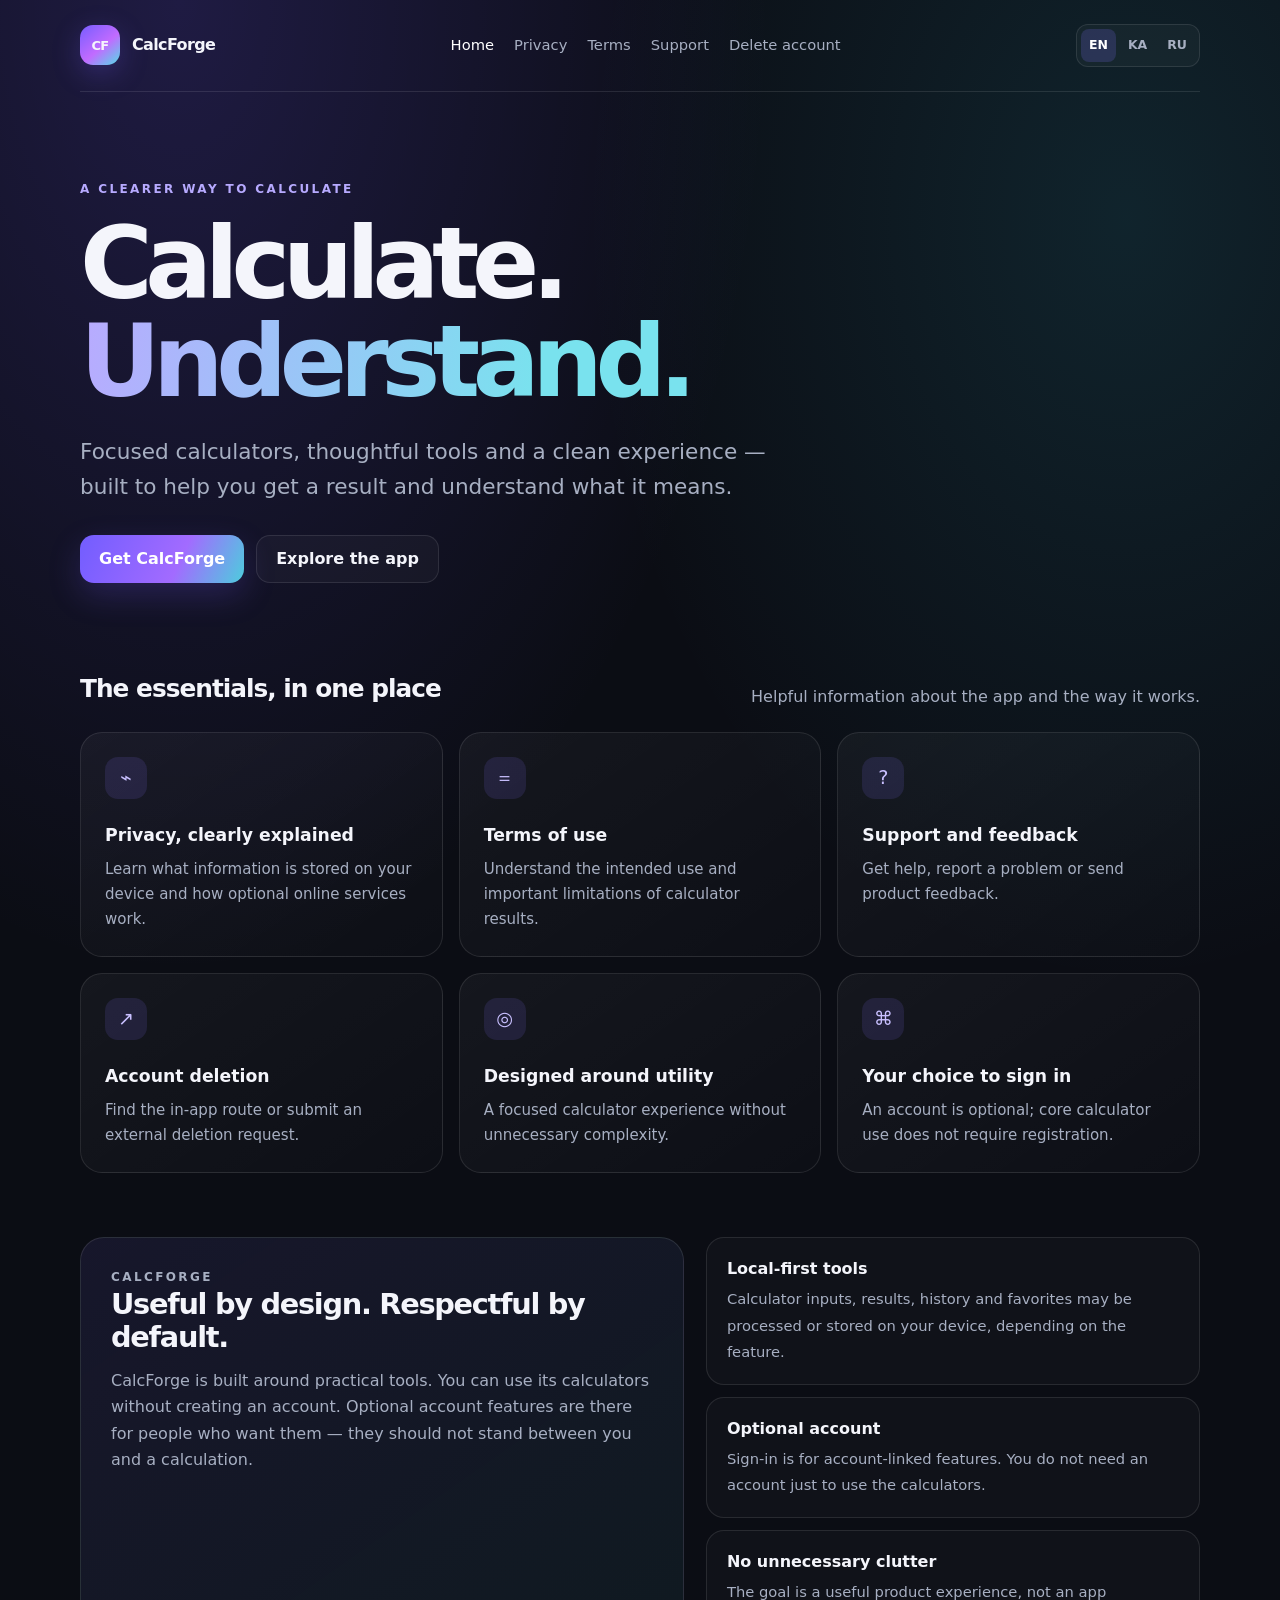
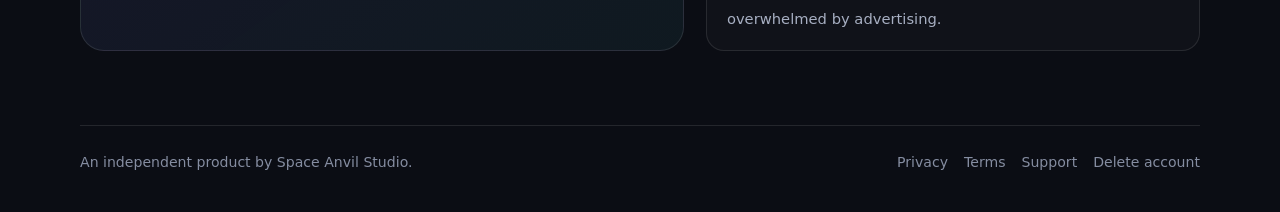
<file: index.html>
<!doctype html><html lang="en"><head><meta charset="utf-8"><meta name="viewport" content="width=device-width,initial-scale=1"><meta name="robots" content="noindex,nofollow"><meta name="description" content="CalcForge — focused calculators and practical tools. Calculate. Understand."><meta name="theme-color" content="#0b0d14"><title>CalcForge — Calculate. Understand.</title><link rel="stylesheet" href="/styles.css"><link rel="canonical" href="https://spaceanvilstudio-hub.github.io/"><meta property="og:title" content="CalcForge — Calculate. Understand."><meta property="og:description" content="Focused calculators and practical tools."><meta property="og:type" content="website"></head><body><div class="wrap" id="app"><p>Loading CalcForge…</p></div><script src="/site.js" defer></script></body></html>
</file>
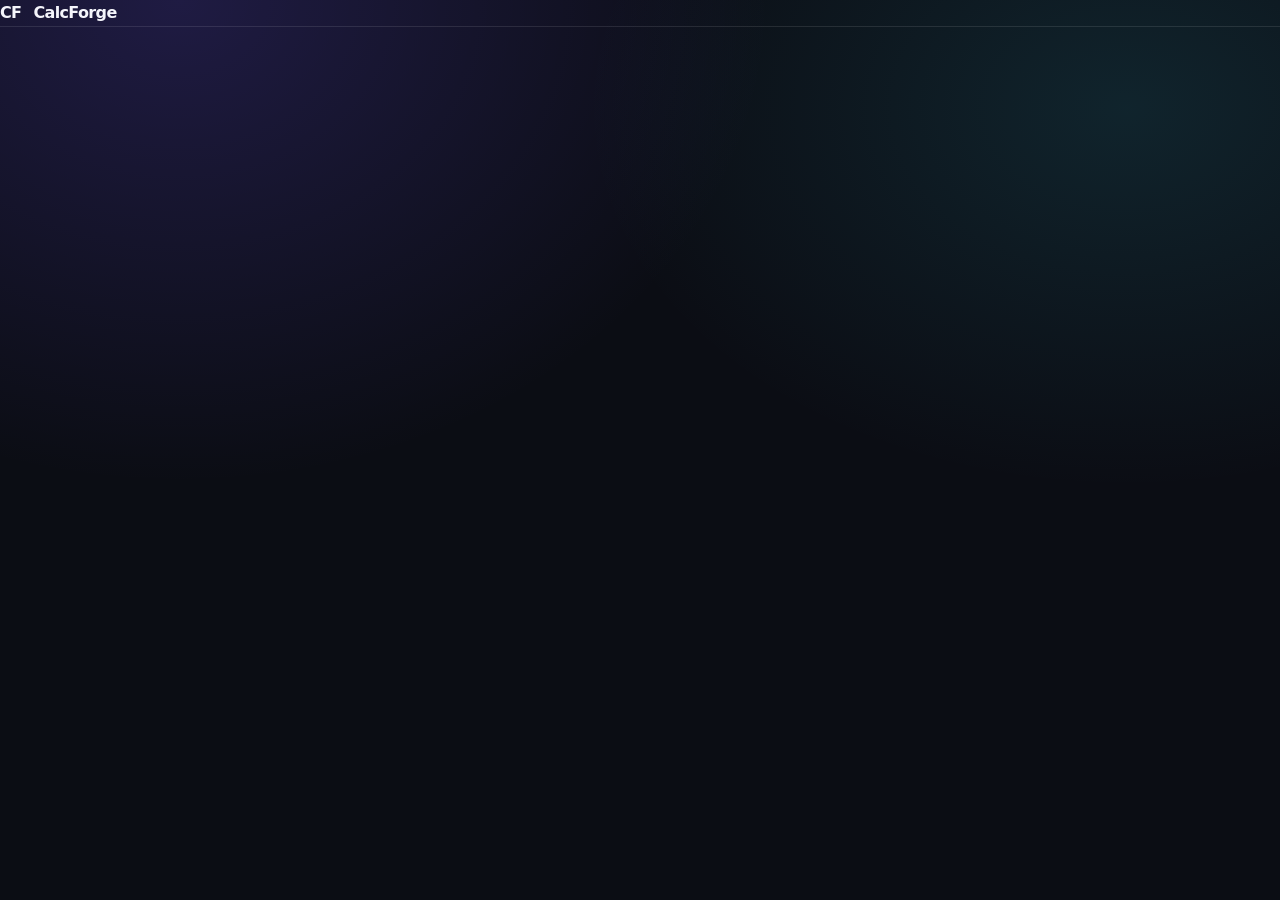
<file: account-deletion/index.html>
<!doctype html><html lang="en"><head><meta charset="utf-8"><meta name="viewport" content="width=device-width,initial-scale=1"><meta name="robots" content="noindex,nofollow"><meta name="description" content="CalcForge official information, privacy, support and account deletion"><title>CalcForge — Calculate with confidence</title><link rel="stylesheet" href="../styles.css"></head><body><header class="header"><a class="brand" id="brand" href="/"><span class="mark">CF</span>CalcForge</a><nav class="nav" id="nav"></nav><div class="langs" id="langs"></div></header><main class="wrap" id="content"></main><footer class="footer" id="footer"></footer><script src="../site.js"></script></body></html>
</file>
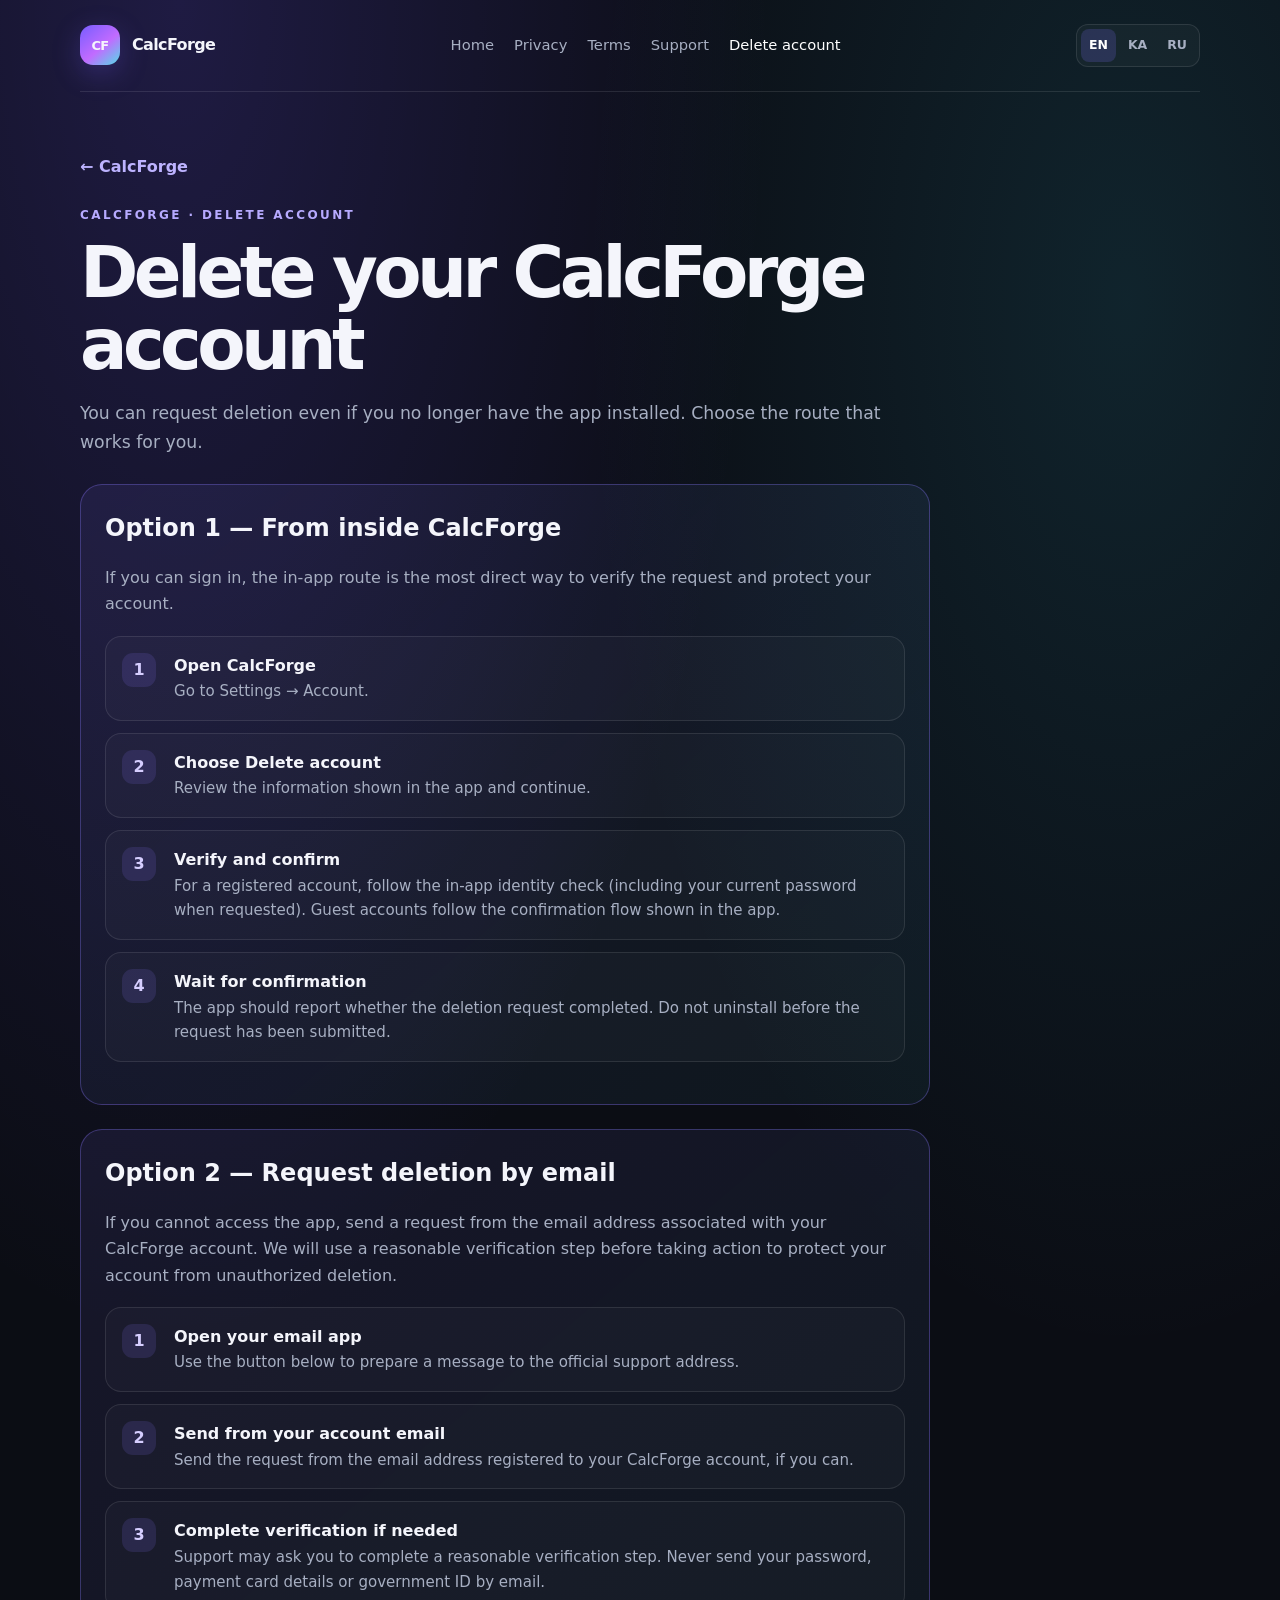
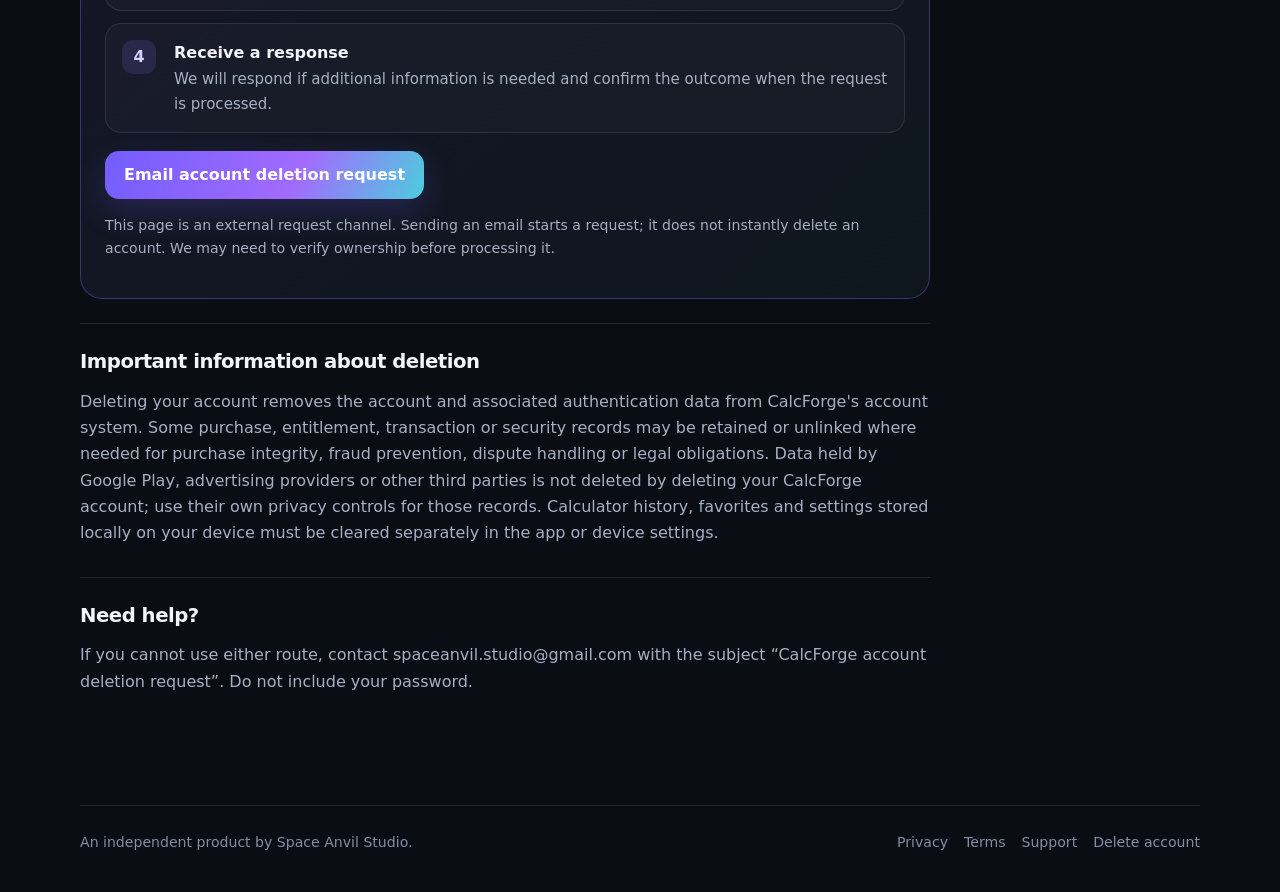
<file: delete-account/index.html>
<!doctype html><html lang="en"><head><meta charset="utf-8"><meta name="viewport" content="width=device-width,initial-scale=1"><meta name="robots" content="noindex,nofollow"><meta name="description" content="Request deletion of your CalcForge account in the app or by email."><meta name="theme-color" content="#0b0d14"><title>Delete CalcForge Account</title><link rel="stylesheet" href="/styles.css"><link rel="canonical" href="https://spaceanvilstudio-hub.github.io/delete-account/"></head><body><div class="wrap" id="app"><p>Loading…</p></div><script src="/site.js" defer></script></body></html>
</file>
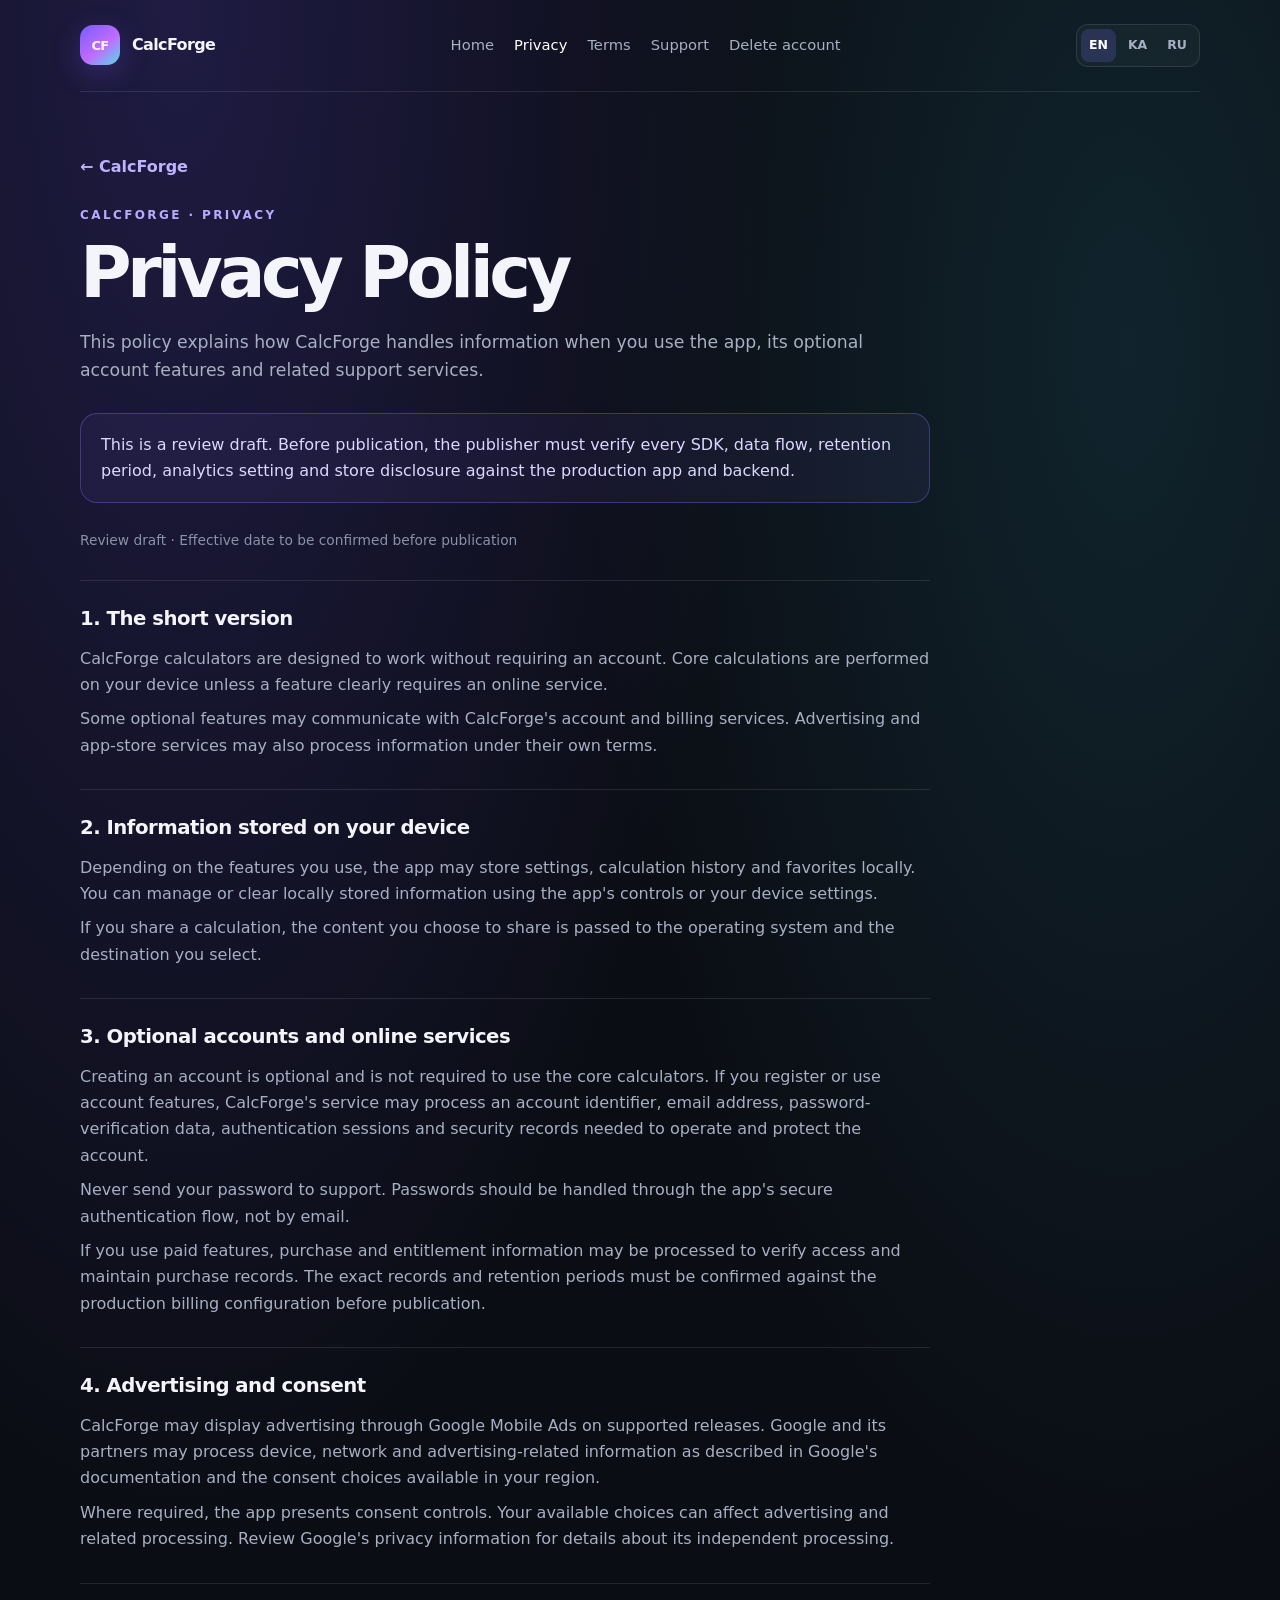
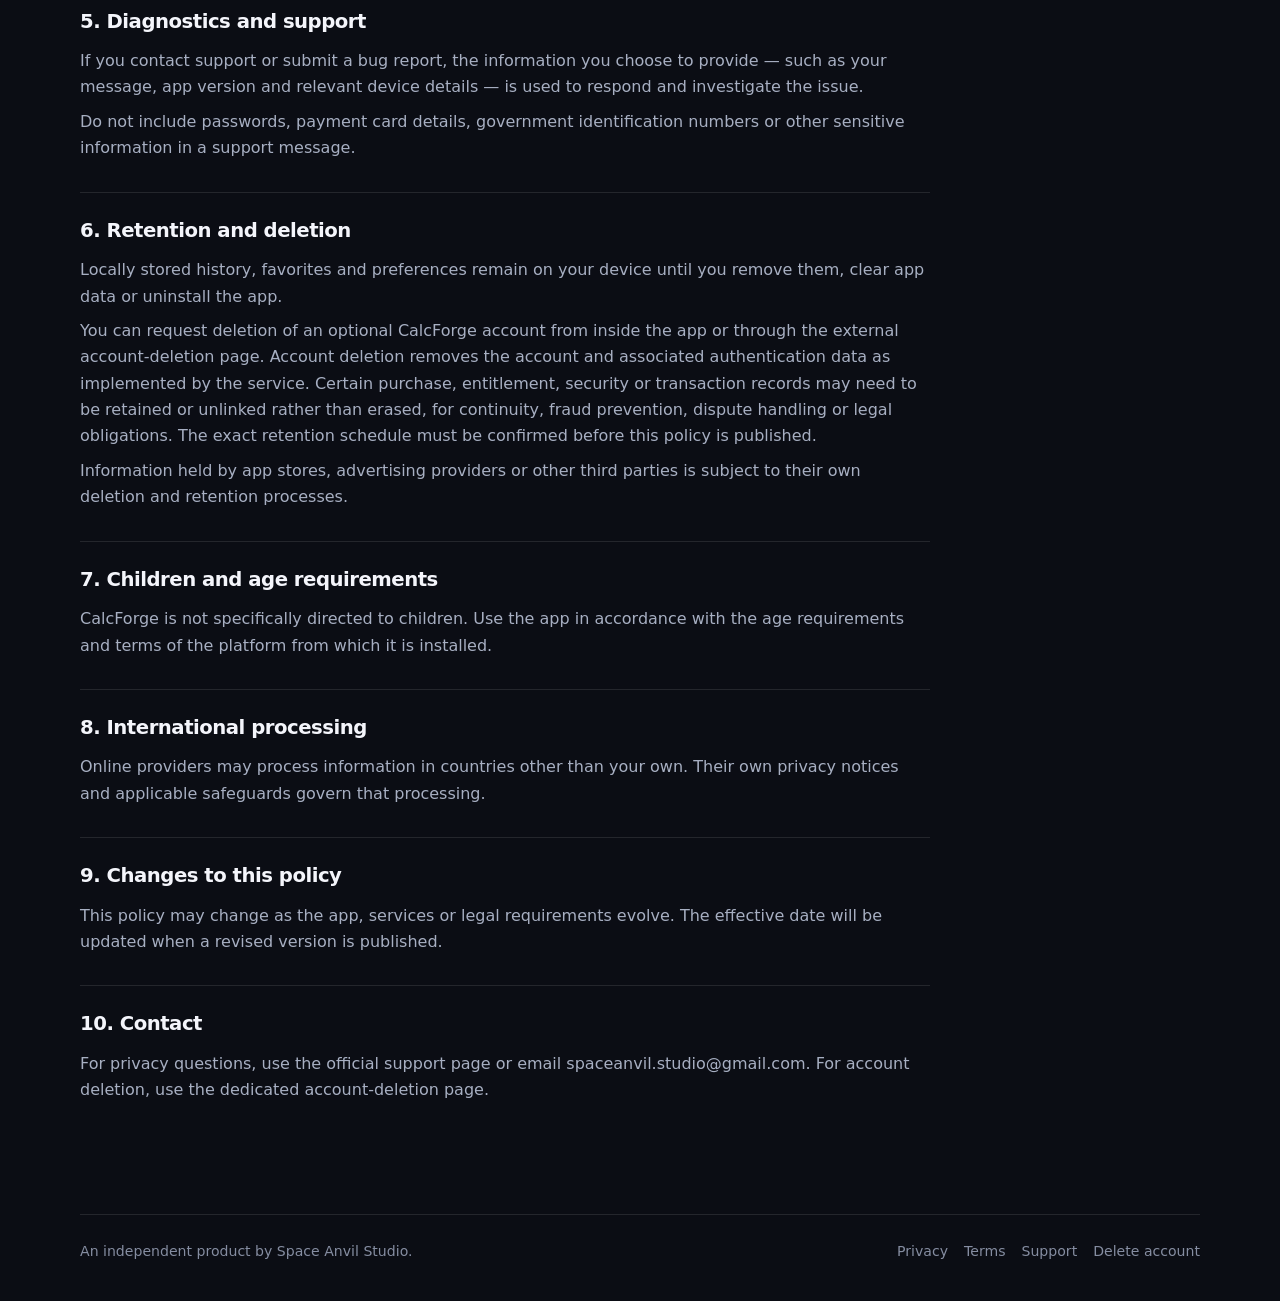
<file: privacy/index.html>
<!doctype html><html lang="en"><head><meta charset="utf-8"><meta name="viewport" content="width=device-width,initial-scale=1"><meta name="robots" content="noindex,nofollow"><meta name="description" content="CalcForge Privacy Policy — how information is handled."><meta name="theme-color" content="#0b0d14"><title>Privacy Policy — CalcForge</title><link rel="stylesheet" href="/styles.css"><link rel="canonical" href="https://spaceanvilstudio-hub.github.io/privacy/"></head><body><div class="wrap" id="app"><p>Loading…</p></div><script src="/site.js" defer></script></body></html>
</file>
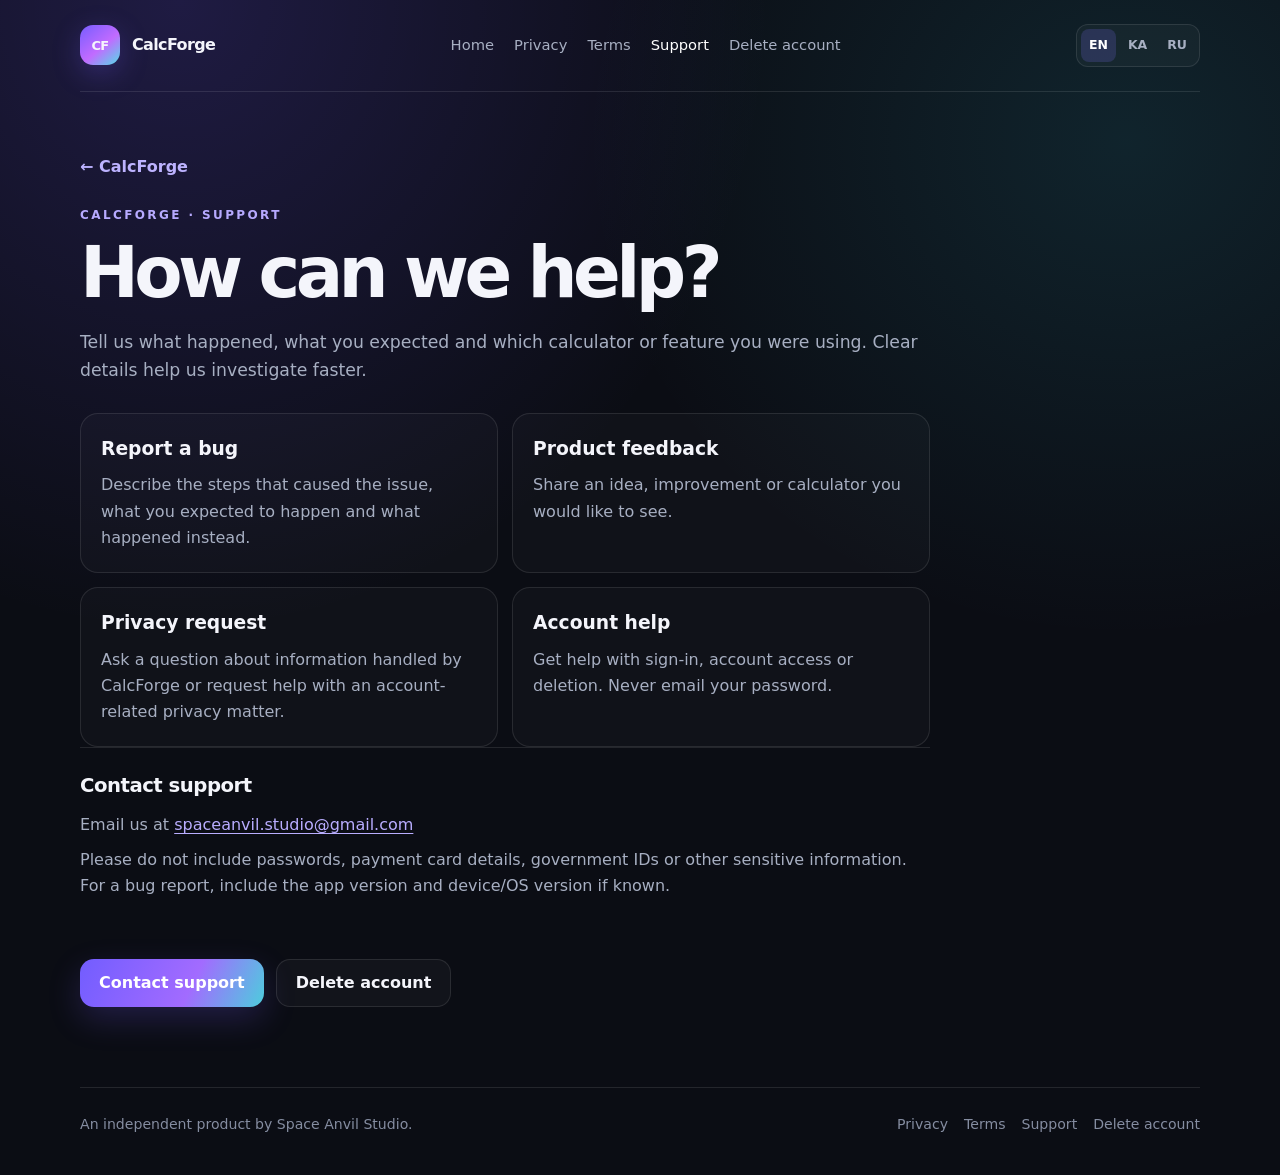
<file: support/index.html>
<!doctype html><html lang="en"><head><meta charset="utf-8"><meta name="viewport" content="width=device-width,initial-scale=1"><meta name="robots" content="noindex,nofollow"><meta name="description" content="Contact CalcForge support, report bugs and send feedback."><meta name="theme-color" content="#0b0d14"><title>Support — CalcForge</title><link rel="stylesheet" href="/styles.css"><link rel="canonical" href="https://spaceanvilstudio-hub.github.io/support/"></head><body><div class="wrap" id="app"><p>Loading…</p></div><script src="/site.js" defer></script></body></html>
</file>
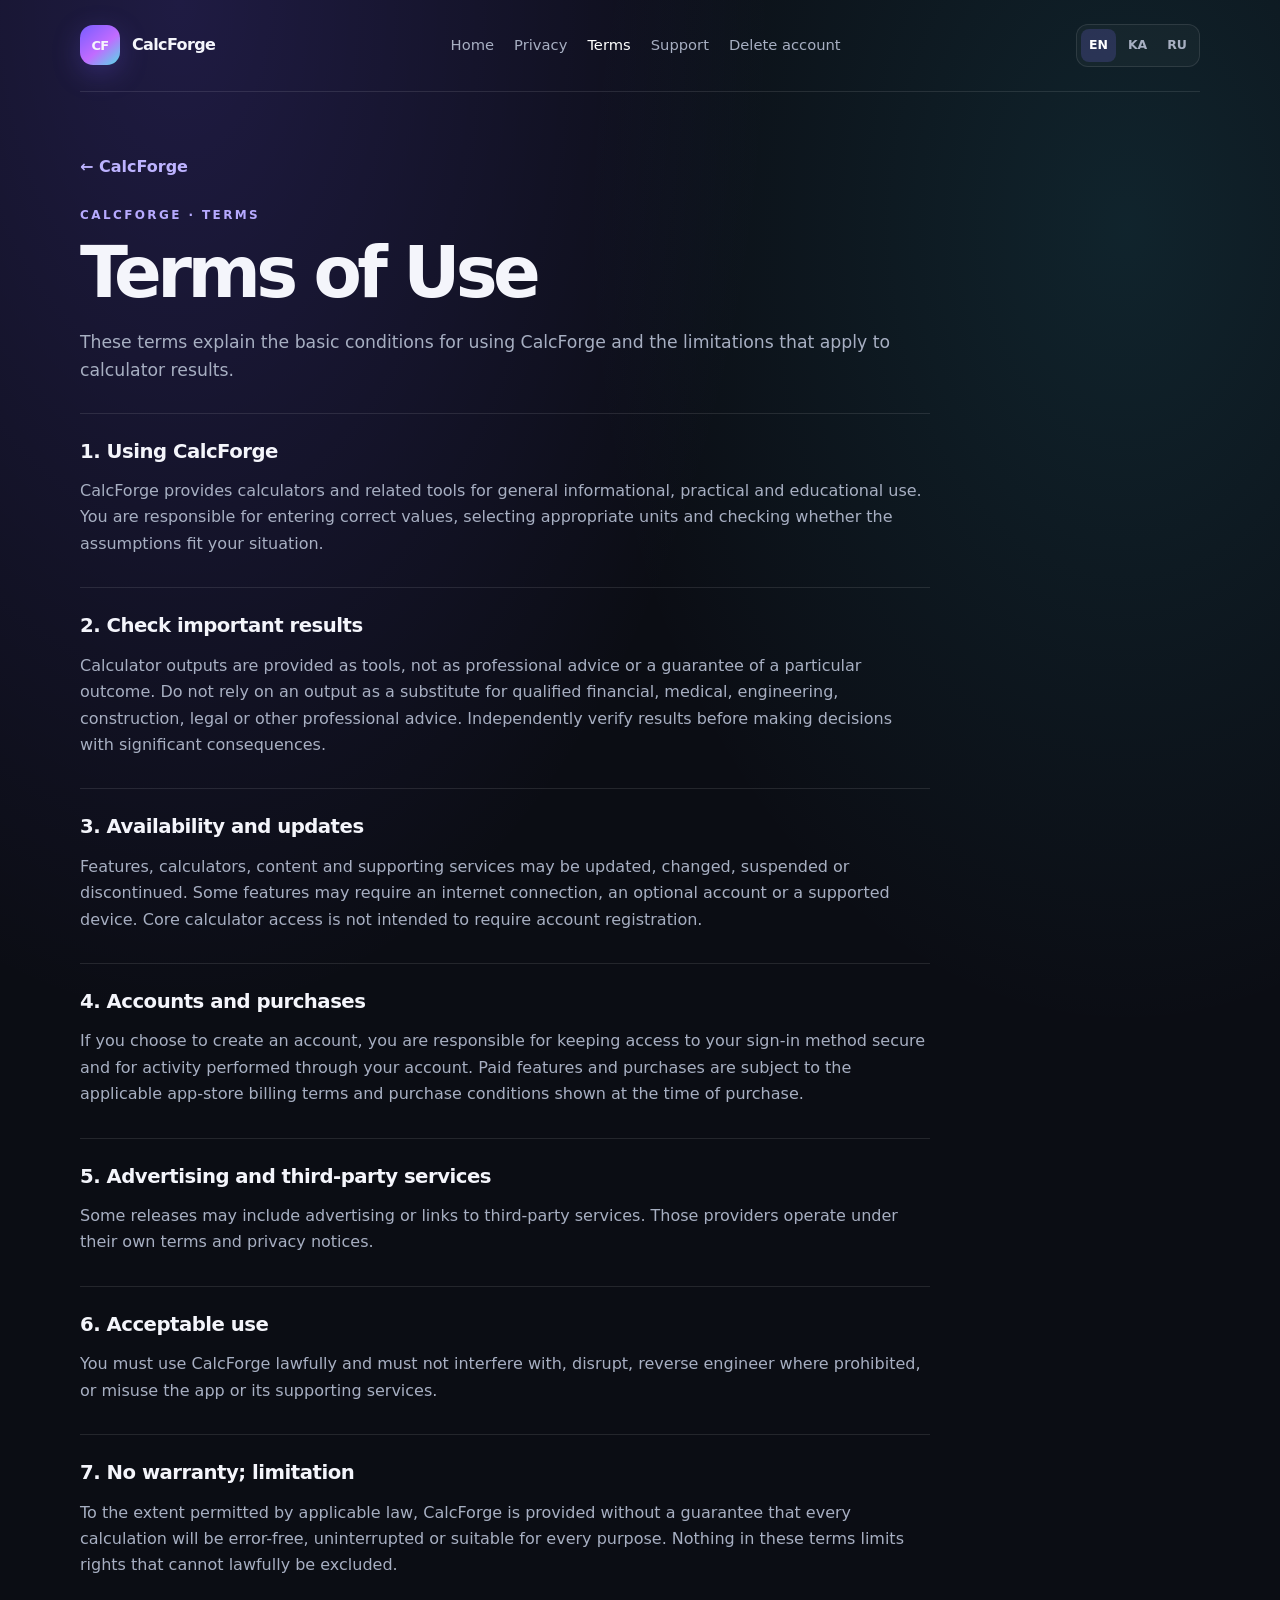
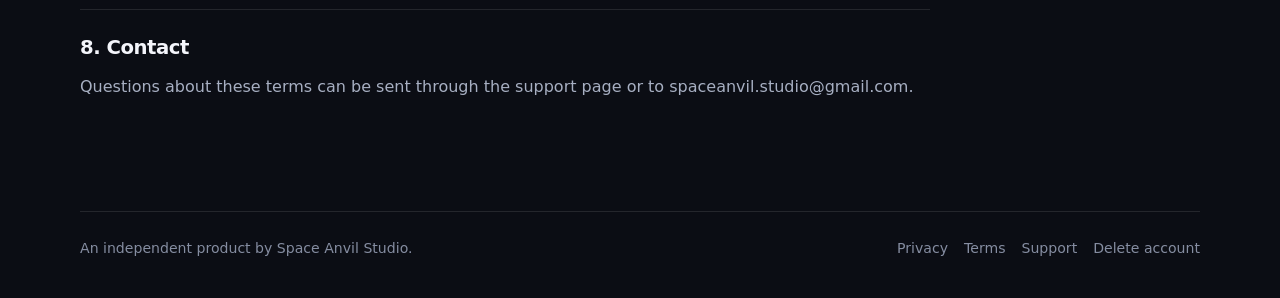
<file: terms/index.html>
<!doctype html><html lang="en"><head><meta charset="utf-8"><meta name="viewport" content="width=device-width,initial-scale=1"><meta name="robots" content="noindex,nofollow"><meta name="description" content="CalcForge Terms of Use."><meta name="theme-color" content="#0b0d14"><title>Terms of Use — CalcForge</title><link rel="stylesheet" href="/styles.css"><link rel="canonical" href="https://spaceanvilstudio-hub.github.io/terms/"></head><body><div class="wrap" id="app"><p>Loading…</p></div><script src="/site.js" defer></script></body></html>
</file>
<file: styles.css>
:root{color-scheme:dark;--bg:#0b0d14;--panel:#121622;--panel2:#171d2b;--text:#f4f5fb;--muted:#a7afc2;--line:rgba(255,255,255,.1);--violet:#8b75ff;--cyan:#61d9e8;--pink:#ff76bd;--max:1120px}
*{box-sizing:border-box}html{scroll-behavior:smooth}body{margin:0;min-height:100vh;background:radial-gradient(ellipse at 14% 0%,rgba(111,83,255,.2),transparent 38%),radial-gradient(ellipse at 88% 12%,rgba(53,201,222,.12),transparent 34%),var(--bg);color:var(--text);font:16px/1.65 Inter,ui-sans-serif,system-ui,-apple-system,BlinkMacSystemFont,"Segoe UI",sans-serif}
a{color:inherit;text-decoration:none}a:hover{color:#c8c0ff}.wrap{width:min(var(--max),calc(100% - 44px));margin:auto}.topbar{display:flex;align-items:center;justify-content:space-between;gap:20px;padding:24px 0;border-bottom:1px solid var(--line)}.brand{display:flex;align-items:center;gap:12px;font-weight:850;letter-spacing:-.04em}.brand-icon{display:grid;place-items:center;width:40px;height:40px;border-radius:13px;background:linear-gradient(140deg,#765dff,#c16bff 55%,#54dce8);font-size:13px;box-shadow:0 8px 28px #785bff42}.nav{display:flex;align-items:center;gap:20px;color:var(--muted);font-size:.92rem}.nav a[aria-current=page]{color:white}.lang{display:flex;gap:4px;padding:4px;border:1px solid var(--line);border-radius:12px;background:#ffffff08}.lang button{border:0;background:transparent;color:var(--muted);padding:6px 8px;border-radius:8px;cursor:pointer;font:inherit;font-size:.78rem;font-weight:700}.lang button[aria-pressed=true]{background:#8271ff30;color:#fff}.hero{padding:88px 0 64px;max-width:850px}.eyebrow{color:#b7aaff;font-size:.75rem;font-weight:850;letter-spacing:.2em;text-transform:uppercase;margin:0 0 16px}.hero h1{font-size:clamp(3rem,8vw,6.2rem);letter-spacing:-.075em;line-height:.98;margin:0 0 24px;max-width:900px}.gradient{background:linear-gradient(100deg,#b9aaff,#79e2ee 75%);-webkit-background-clip:text;background-clip:text;color:transparent}.lead{font-size:clamp(1.1rem,2.4vw,1.35rem);color:var(--muted);max-width:700px;margin:0}.actions{display:flex;flex-wrap:wrap;gap:12px;margin-top:30px}.btn{display:inline-flex;align-items:center;justify-content:center;min-height:48px;padding:0 19px;border:1px solid var(--line);border-radius:14px;background:#ffffff08;font-weight:750;transition:.18s}.btn:hover{transform:translateY(-2px);border-color:#a79aff;color:#fff}.btn.primary{background:linear-gradient(115deg,#725dff,#a26bff 60%,#4dcddd);border:0;color:#fff;box-shadow:0 12px 32px #785bff35}.section-head{display:flex;align-items:end;justify-content:space-between;gap:20px;margin:22px 0}.section-head h2{font-size:1.55rem;letter-spacing:-.04em;margin:0}.section-head p{color:var(--muted);margin:0}.cards{display:grid;grid-template-columns:repeat(3,1fr);gap:16px;margin:22px 0 64px}.card{display:block;padding:24px;border:1px solid var(--line);border-radius:22px;background:linear-gradient(145deg,#ffffff0b,#ffffff03);min-height:190px;transition:.2s}.card:hover{transform:translateY(-3px);border-color:#8d7cff80;background:#ffffff0d}.card-icon{width:42px;height:42px;border-radius:13px;background:#8875ff22;color:#c9c0ff;display:grid;place-items:center;font-size:1.2rem;margin-bottom:22px}.card h3{margin:0 0 8px;font-size:1.08rem}.card p{margin:0;color:var(--muted);font-size:.94rem}.feature{display:grid;grid-template-columns:1.1fr .9fr;gap:22px;align-items:stretch;margin:20px 0 74px}.feature-panel{padding:30px;border:1px solid var(--line);border-radius:24px;background:linear-gradient(145deg,#8b75ff19,#53d6e410)}.feature-panel h2{font-size:1.8rem;line-height:1.15;letter-spacing:-.045em;margin:0 0 14px}.feature-panel p{color:var(--muted);margin:0}.feature-list{display:grid;gap:12px}.feature-item{padding:18px 20px;border:1px solid var(--line);border-radius:18px;background:#ffffff06}.feature-item strong{display:block;margin-bottom:4px}.feature-item span{color:var(--muted);font-size:.92rem}.footer{border-top:1px solid var(--line);padding:25px 0 38px;display:flex;justify-content:space-between;gap:18px;color:#858da1;font-size:.88rem}.footer-links{display:flex;gap:16px;flex-wrap:wrap}.page{max-width:850px;padding:62px 0 80px}.back{color:#bdb3ff;font-weight:700;display:inline-block;margin-bottom:26px}.page .eyebrow{margin-bottom:12px}.page h1{font-size:clamp(2.4rem,6vw,4.4rem);letter-spacing:-.065em;line-height:1.02;margin:0 0 18px}.page-intro{color:var(--muted);font-size:1.08rem;margin:0 0 28px}.updated{font-size:.86rem;color:#8992a8;margin:0 0 28px}.notice{border:1px solid #8b75ff55;background:#8b75ff12;padding:18px 20px;border-radius:17px;margin:26px 0;color:#dcd7ff}.content-section{padding:22px 0;border-top:1px solid var(--line)}.content-section h2{font-size:1.23rem;letter-spacing:-.025em;margin:0 0 10px}.content-section p,.content-section li{color:var(--muted)}.content-section p{margin:8px 0}.content-section ul{padding-left:22px}.content-section a,.inline-link{color:#b9adff;text-decoration:underline;text-underline-offset:3px}.delete-panel{border:1px solid #8b75ff55;background:linear-gradient(140deg,#8b75ff18,#55d9e80d);padding:24px;border-radius:22px;margin:24px 0}.delete-panel h2{margin:0 0 8px}.delete-panel p{color:var(--muted)}.steps{counter-reset:step;display:grid;gap:12px;margin:18px 0}.step{counter-increment:step;display:grid;grid-template-columns:38px 1fr;gap:14px;align-items:start;padding:16px;border:1px solid var(--line);border-radius:16px;background:#ffffff06}.step:before{content:counter(step);display:grid;place-items:center;width:34px;height:34px;border-radius:11px;background:#8b75ff25;color:#d6ceff;font-weight:850}.step strong{display:block}.step span{display:block;color:var(--muted);font-size:.94rem}.small{font-size:.88rem;color:#8992a8}.support-grid{display:grid;grid-template-columns:1fr 1fr;gap:14px}.support-card{padding:20px;border:1px solid var(--line);border-radius:18px;background:#ffffff06}.support-card h3{margin:0 0 8px}.support-card p{color:var(--muted);margin:0}.skip{position:absolute;left:-9999px}.skip:focus{left:15px;top:15px;background:#171d2b;padding:10px;z-index:10}
@media(max-width:780px){.wrap{width:min(var(--max),calc(100% - 30px))}.topbar{flex-wrap:wrap}.nav{order:3;width:100%;overflow:auto;padding:5px 0;gap:16px}.hero{padding:62px 0 48px}.cards{grid-template-columns:1fr}.card{min-height:0}.feature{grid-template-columns:1fr}.footer{flex-direction:column}.support-grid{grid-template-columns:1fr}}@media(prefers-reduced-motion:reduce){*{scroll-behavior:auto!important;transition:none!important}}
</file>
